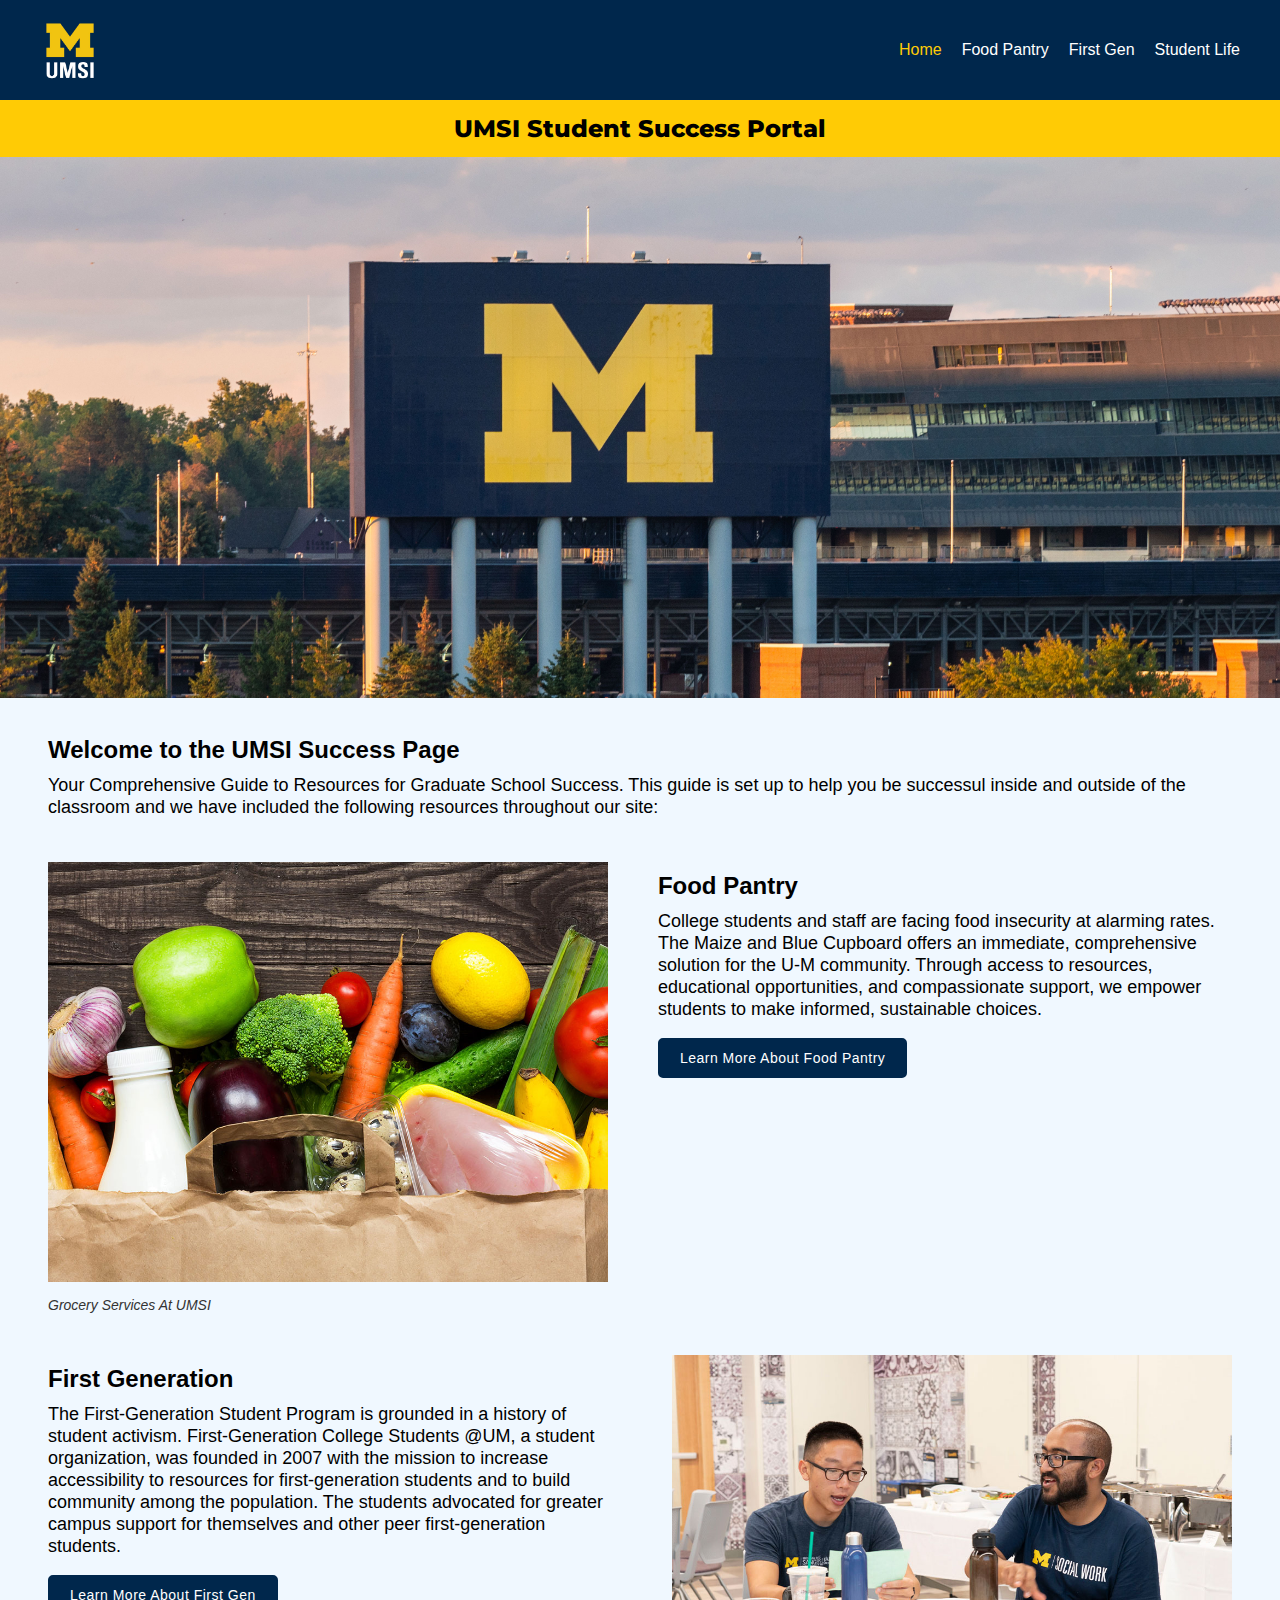
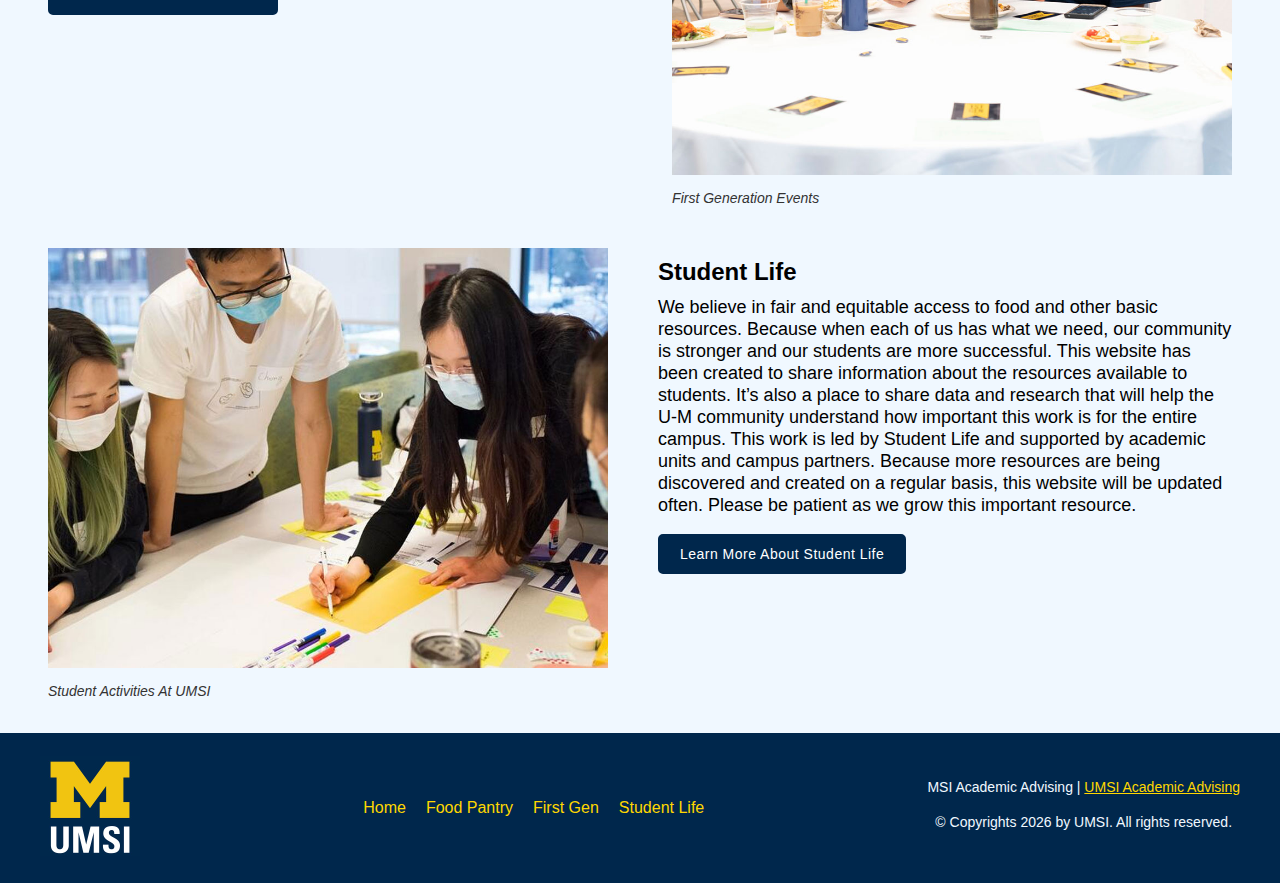
<file: index.html>
<!DOCTYPE html>
<html lang="en">

<head>
    <meta charset="UTF-8">
    <meta name="viewport" content="width=device-width, initial-scale=1.0">
    <link rel="stylesheet" href="css/reset.css">
    <link rel="stylesheet" href="css/style.css">
    <link rel="preconnect" href="https://fonts.googleapis.com">
    <link rel="preconnect" href="https://fonts.gstatic.com" crossorigin>
    <link href="https://fonts.googleapis.com/css2?family=Montserrat:ital,wght@0,100..900;1,100..900&display=swap"
        rel="stylesheet">
    <title> Student Success Portal</title>
</head>

<body>
    <div class="skip"><a href="#main">Skip to Main Content</a></div>

    <header>
        <div class="header-content">
    
            <img src="images/UMSI_signature_vertical_informal_solidblue.jpg" alt="UMSI Logo">
            <div class="hamburger-menu" onclick="toggleMenu()">
                <span></span>
                <span></span>
                <span></span>
            </div>
            <nav class="nav-menu">
                <ul>
                    <li class="active"><a href="index.html">Home</a></li>
                    <li><a href="food_pantry.html">Food Pantry</a></li>
                    <li><a href="first_gen.html">First Gen</a></li>
                    <li><a href="student_life.html">Student Life</a></li>
                </ul>
            </nav>
        </div>
    </header>

    <main id="main">
        <section class="page-header">
            <h1>UMSI Student Success Portal</h1>
        </section>
        <section class="hero-image">
            <figure>
                <img src="images/hero_image-1.jpg" alt="A student wears a UMSI backpack in fall on the drag.">
            </figure>
        </section>
        <section class="key_list">
            <div>
                <h2>Welcome to the UMSI Success Page</h2>
                <p>Your Comprehensive Guide to Resources for Graduate School Success. This guide is set up to help you
                    be successul inside and outside of the classroom and we have included the following resources
                    throughout our site:</p>
            </div>
        </section>

        <section class="key_feature">
            <div class="text_box">
                <h2>Food Pantry</h2>
                <p>College students and staff are facing food insecurity at alarming rates. The Maize and Blue Cupboard
                    offers an immediate, comprehensive solution for the U-M community. Through access to resources,
                    educational opportunities, and compassionate support, we empower students to make informed,
                    sustainable choices.</p>
                <a href="food_pantry.html" class="cta-button">Learn More About Food Pantry</a>
            </div>
            <figure>
                <img src="images/Grocery_5.jpg" alt="University Health Services building">
                <figcaption>Grocery Services At UMSI</figcaption>
            </figure>
        </section>

        <section id="key_feature_left">
            <div class="text_box">
                <h2>First Generation</h2>
                <p>The First-Generation Student Program is grounded in a history of student activism. First-Generation
                    College Students @UM, a student organization, was founded in 2007 with the mission to increase
                    accessibility to resources for first-generation students and to build community among the
                    population. The students advocated for greater campus support for themselves and other peer
                    first-generation students.</p>
                <a href="first_gen.html" class="cta-button">Learn More About First Gen</a>
            </div>
            <figure>
                <img src="images/FG_8.jpg" alt="First Generation Events">
                <figcaption>First Generation Events</figcaption>
            </figure>

        </section>

        <section class="key_feature">
            <div class="text_box">
                <h2>Student Life</h2>
                <p>We believe in fair and equitable access to food and other basic resources. Because when each of us
                    has what we need, our community is stronger and our students are more successful.
                    This website has been created to share information about the resources available to students. It’s
                    also a place to share data and research that will help the U-M community understand how important
                    this work is for the entire campus.
                    This work is led by Student Life and supported by academic units and campus partners. Because more
                    resources are being discovered and created on a regular basis, this website will be updated often.
                    Please be patient as we grow this important resource.</p>
                <a href="student_life.html" class="cta-button">Learn More About Student Life</a>
            </div>
            <figure>
                <img src="images/SL_3.jpg" alt="Student Activities At UMSI">
                <figcaption>Student Activities At UMSI</figcaption>
            </figure>
            </div>
        </section>

    </main>
    <footer class="footer-flex">

        <div class="footer-logo">
            <img src="images/UMSI_signature_vertical_informal_solidblue.jpg" alt="UMSI Logo" width="150">
        </div>
        <nav aria-label="Footer navigation">
            <ul>
                <li><a href="index.html">Home</a></li>
                <li><a href="food_pantry.html">Food Pantry</a></li>
                <li><a href="first_gen.html">First Gen</a></li>
                <li><a href="student_life.html">Student Life</a></li>
            </ul>
        </nav>

        <div class="footer-info">
            <p>MSI Academic Advising | <a
                    href="https://sites.google.com/umich.edu/msiacademicadvising/student-support-resources">UMSI
                    Academic Advising </a></p>
            <p>© Copyrights <span id="year"></span> by UMSI. All rights reserved.</p>
        </div>
    </footer>
    <script>
        document.getElementById("year").innerHTML = new Date().getFullYear();
    </script>
    <script>
        function toggleMenu() {
            const hamburger = document.querySelector('.hamburger-menu');
            const nav = document.querySelector('.nav-menu');

            hamburger.classList.toggle('active');
            nav.classList.toggle('active');
        }

        // Close menu when clicking outside (optional)
        document.addEventListener('click', (e) => {
            const nav = document.querySelector('.nav-menu');
            const hamburger = document.querySelector('.hamburger-menu');

            if (!nav.contains(e.target) && !hamburger.contains(e.target) && nav.classList.contains('active')) {
                nav.classList.remove('active');
                hamburger.classList.remove('active');
            }
        });
    </script>
</body>

</html>
</file>
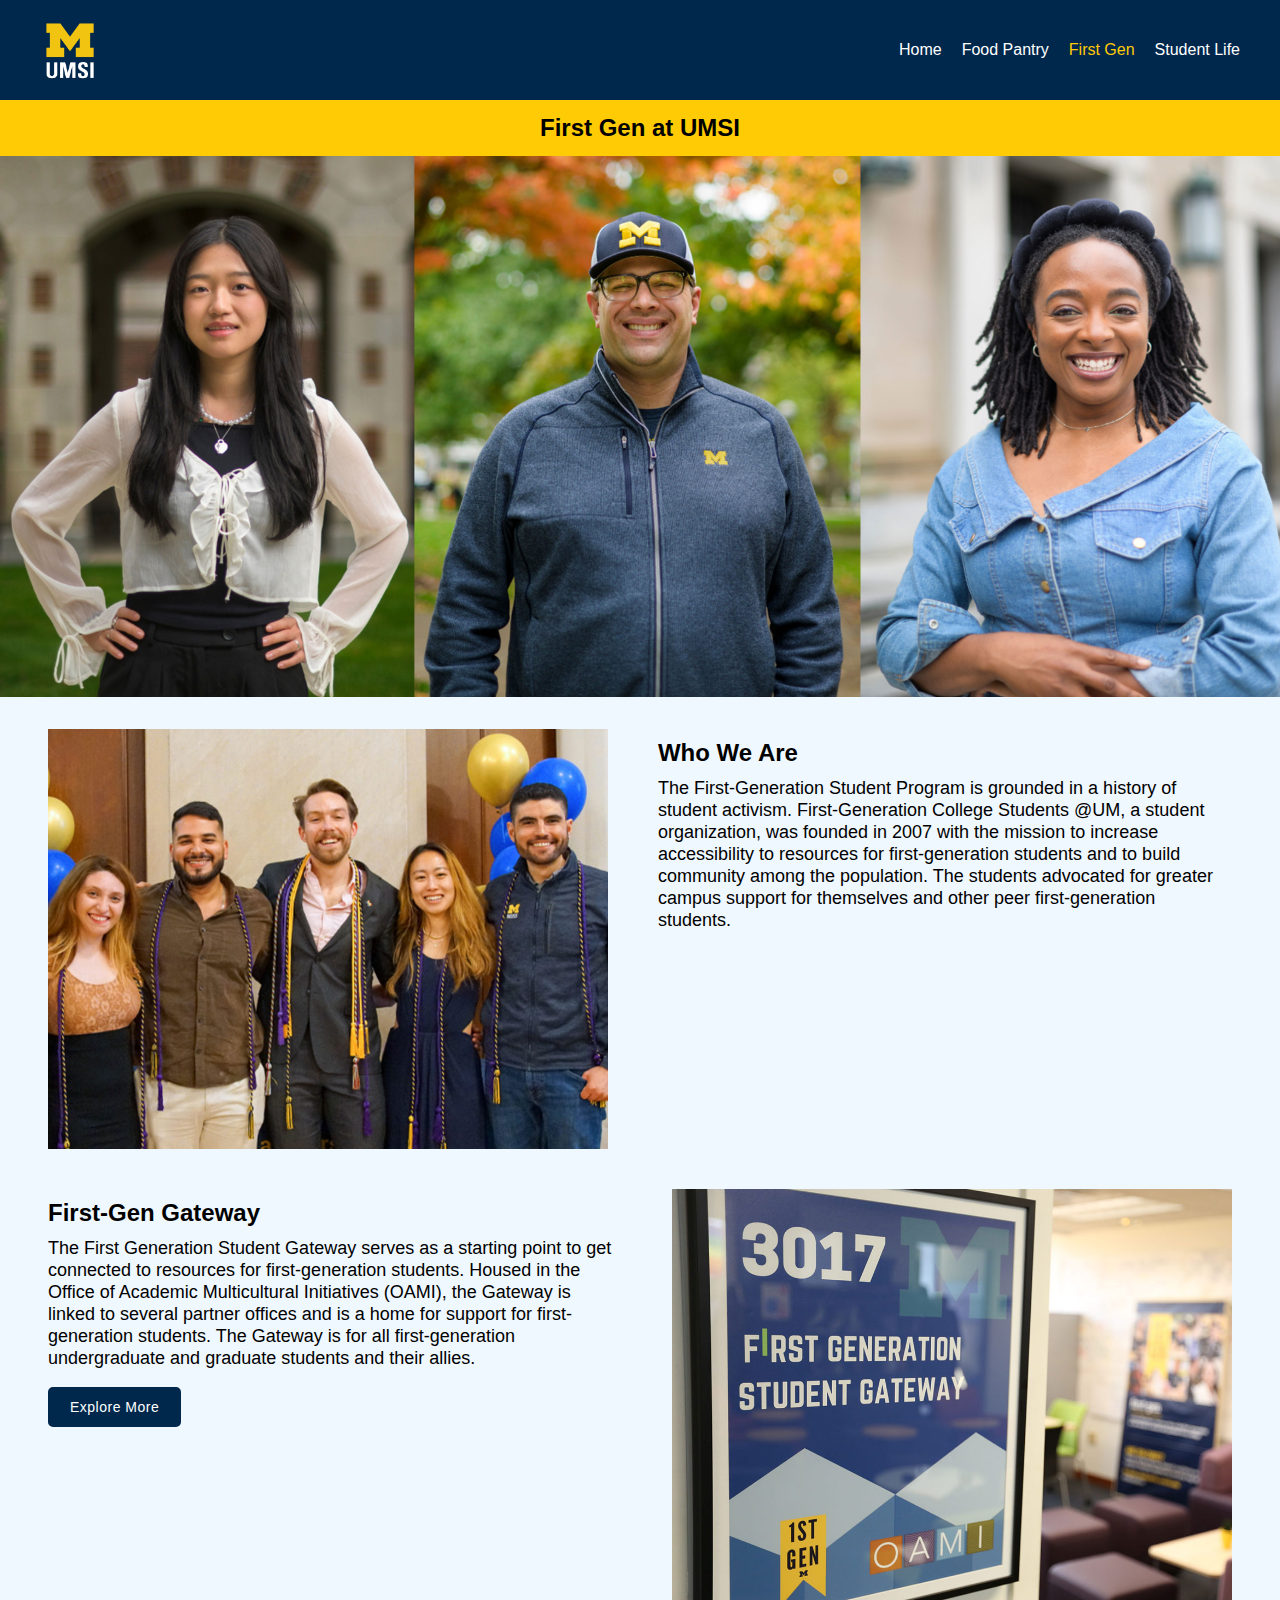
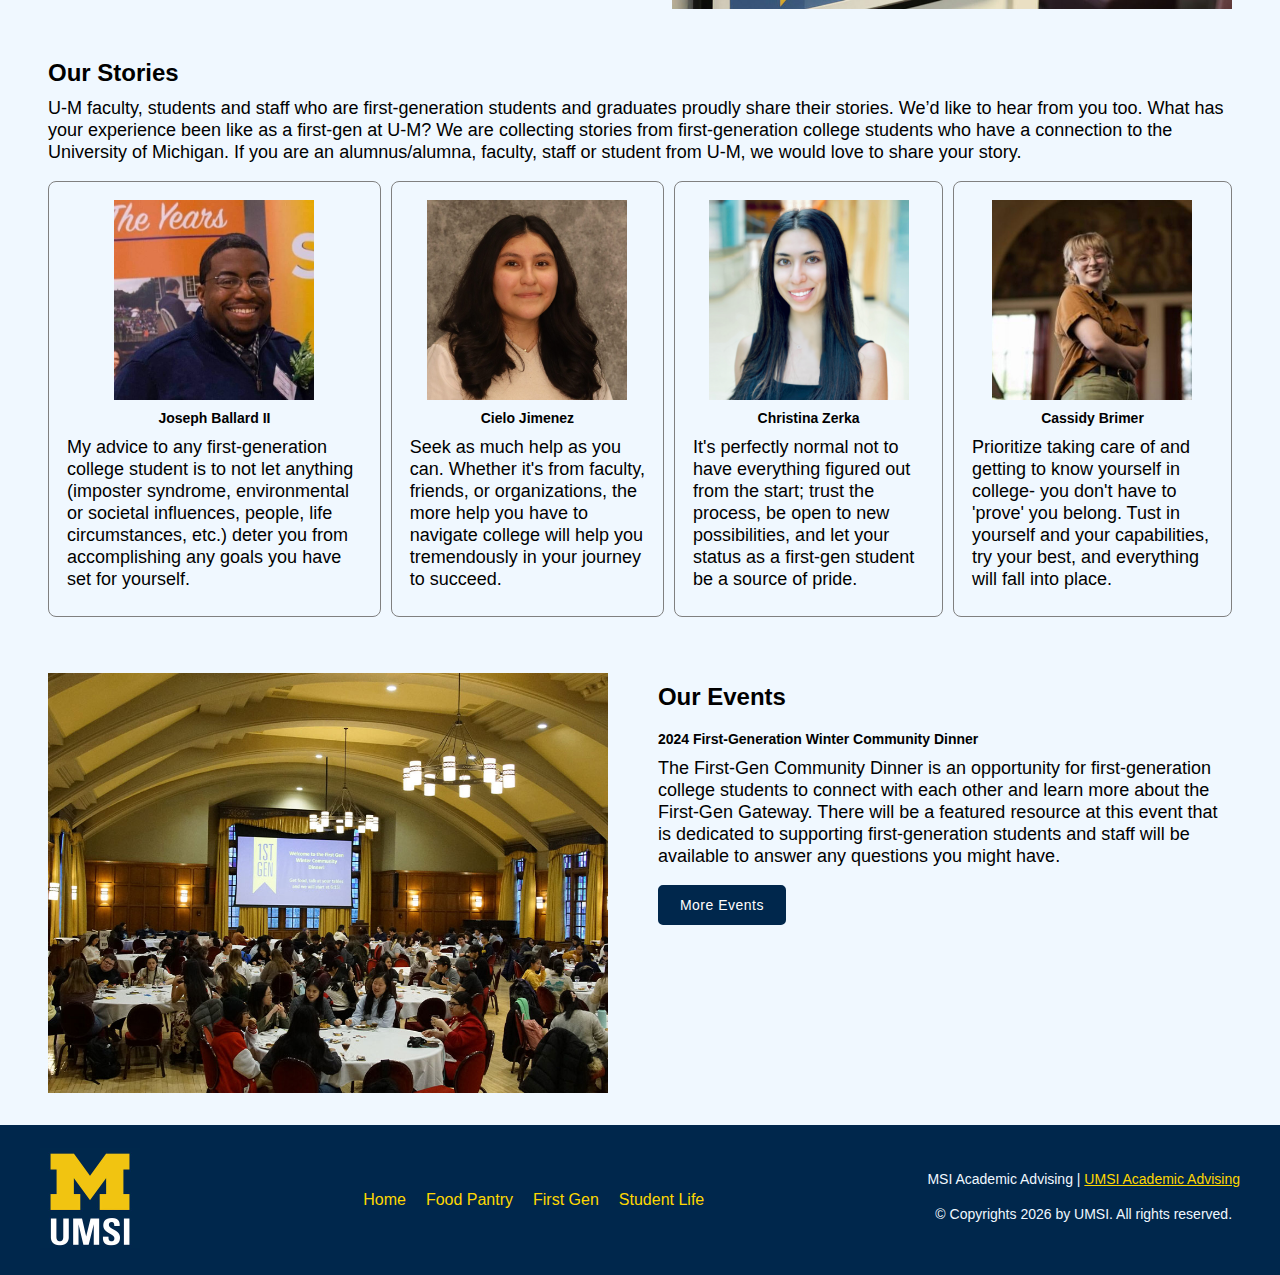
<file: first_gen.html>
<!DOCTYPE html>
<html lang="en">

<head>
    <meta charset="UTF-8">
    <meta name="viewport" content="width=device-width, initial-scale=1.0">
    <link rel="stylesheet" href="css/reset.css">
    <link rel="stylesheet" href="css/style.css">
    <title>First Gen</title>
</head>

<body>
    <div class="skip"><a href="#main">Skip to Main Content</a></div>
    <header>
        <div class="header-content">
            <img src="images/UMSI_signature_vertical_informal_solidblue.jpg" alt="UMSI Logo">
            <div class="hamburger-menu" onclick="toggleMenu()">
                <span></span>
                <span></span>
                <span></span>
            </div>
            <nav class="nav-menu">
                <ul>
                    <li><a href="index.html">Home</a></li>
                    <li><a href="food_pantry.html">Food Pantry</a></li>
                    <li class="active"><a href="first_gen.html">First Gen</a></li>
                    <li><a href="student_life.html">Student Life</a></li>
                </ul>
            </nav>
        </div>
    </header>
    <main id="main">
        <section class="page-header">
            <h1>First Gen at UMSI</h1>
        </section>
        <section class="hero-image"></section>
        <figure>
            <img src="images/First_1.jpg" alt="A student wears a UMSI backpack in fall on the drag.">
        </figure>
        </section>

        <section class="key_feature">
            <div class="text_box">
                <h2>Who We Are</h2>
                <p>The First-Generation Student Program is grounded in a history of student activism. First-Generation
                    College Students @UM, a student organization, was founded in 2007 with the mission to increase
                    accessibility to resources for first-generation students and to build community among the
                    population. The students advocated for greater campus support for themselves and other peer
                    first-generation students. </p>
            </div>
            <figure>
                <img src="images/FGWebsite_Pic_2.jpg" alt="Two girls are holding the first gen badge">
            </figure>
        </section>

        <section id="key_feature_left">
            <div class="text_box">
                <h2>First-Gen Gateway</h2>
                <p>The First Generation Student Gateway serves as a starting point to get connected to resources for
                    first-generation students. Housed in the Office of Academic Multicultural Initiatives (OAMI), the
                    Gateway is linked to several partner offices and is a home for support for first-generation
                    students. The Gateway is for all first-generation undergraduate and graduate students and their
                    allies. </p>
                <a href="https://firstgen.umich.edu/gateway/" class="cta-button">Explore More</a>
            </div>
            <figure>
                <img src="images/FGWebsite_Pic_3.jpg" alt="The first gen Office">
            </figure>
        </section>

        <section class="what_we_provide">
            <div>
                <h2>Our Stories</h2>
                <p>U-M faculty, students and staff who are first-generation students and graduates proudly share their
                    stories. We’d like to hear from you too. What has your experience been like as a first-gen at U-M?
                    We
                    are collecting stories from first-generation college students who have a connection to the
                    University of
                    Michigan. If you are an alumnus/alumna, faculty, staff or student from U-M, we would love to share
                    your
                    story.
                </p>
            </div>
            <div class="provide_flex_box">
                <div class="provide_box">
                    <img src="images/First_Gen_5.jpg" alt="Joseph Ballard II profile picture">
                    <h3>Joseph Ballard II</h3>
                    <p>My advice to any first-generation college student is to not let anything (imposter syndrome,
                        environmental or societal influences, people, life circumstances, etc.) deter you from
                        accomplishing
                        any goals you have set for yourself.</p>
                </div>


                <div class="provide_box">
                    <img src="images/First_Gen_6.jpg" alt="Cielo Jimenez profile picture">
                    <h3>Cielo Jimenez</h3>
                    <p>Seek as much help as you can. Whether it's from faculty, friends, or organizations, the more help
                        you
                        have to navigate college will help you tremendously in your journey to succeed.</p>

                </div>

                <div class="provide_box">
                    <img src="images/First_Gen_4.png" alt="Christina Zerka profile picture">
                    <h3>Christina Zerka</h3>
                    <p>It's perfectly normal not to have everything figured out from the start; trust the process, be
                        open
                        to new possibilities, and let your status as a first-gen student be a source of pride.</p>
                </div>
                <div class="provide_box">
                    <img src="images/First_Gen_7.jpg" alt="Cassidy Brimer profile picture">
                    <h3>Cassidy Brimer</h3>
                    <p>Prioritize taking care of and getting to know yourself in college- you don't have to 'prove' you belong. Tust in yourself and your capabilities, try your best, and everything will fall into place.</p>
                </div>
            </div>
        </section>

        <section class="key_feature">
            <div class="text_box">
                <h2>Our Events</h2>
                <h3>2024 First-Generation Winter Community Dinner</h3>
                <p>The First-Gen Community Dinner is an opportunity for first-generation college students to connect
                    with each other and learn more about the First-Gen Gateway. There will be a featured resource at
                    this event that is dedicated to supporting first-generation students and staff will be available to
                    answer any questions you might have.</p>
                <a href="https://firstgen.umich.edu/events/" class="cta-button">More Events</a>
            </div>
            <figure>
                <img src="images/FGWebsite_Pic_4.jpg" alt="First-Generation Winter picture">
            </figure>
        </section>

    </main>
    <footer class="footer-flex">

        <div class="footer-logo">
            <img src="images/UMSI_signature_vertical_informal_solidblue.jpg" alt="UMSI Logo" width="150">
        </div>
        <nav aria-label="Footer navigation">
            <ul>
                <li><a href="index.html">Home</a></li>
                <li><a href="food_pantry.html">Food Pantry</a></li>
                <li><a href="first_gen.html">First Gen</a></li>
                <li><a href="student_life.html">Student Life</a></li>
            </ul>
        </nav>

        <div class="footer-info">
            <p>MSI Academic Advising | <a
                    href="https://sites.google.com/umich.edu/msiacademicadvising/student-support-resources">UMSI
                    Academic Advising </a></p>
            <p>© Copyrights <span id="year"></span> by UMSI. All rights reserved.</p>
        </div>
    </footer>
    <script>
        document.getElementById("year").innerHTML = new Date().getFullYear();
    </script>
    <script>
        function toggleMenu() {
            const hamburger = document.querySelector('.hamburger-menu');
            const nav = document.querySelector('.nav-menu');

            hamburger.classList.toggle('active');
            nav.classList.toggle('active');
        }

        // Close menu when clicking outside (optional)
        document.addEventListener('click', (e) => {
            const nav = document.querySelector('.nav-menu');
            const hamburger = document.querySelector('.hamburger-menu');

            if (!nav.contains(e.target) && !hamburger.contains(e.target) && nav.classList.contains('active')) {
                nav.classList.remove('active');
                hamburger.classList.remove('active');
            }
        });
    </script>
</body>

</html>
</file>
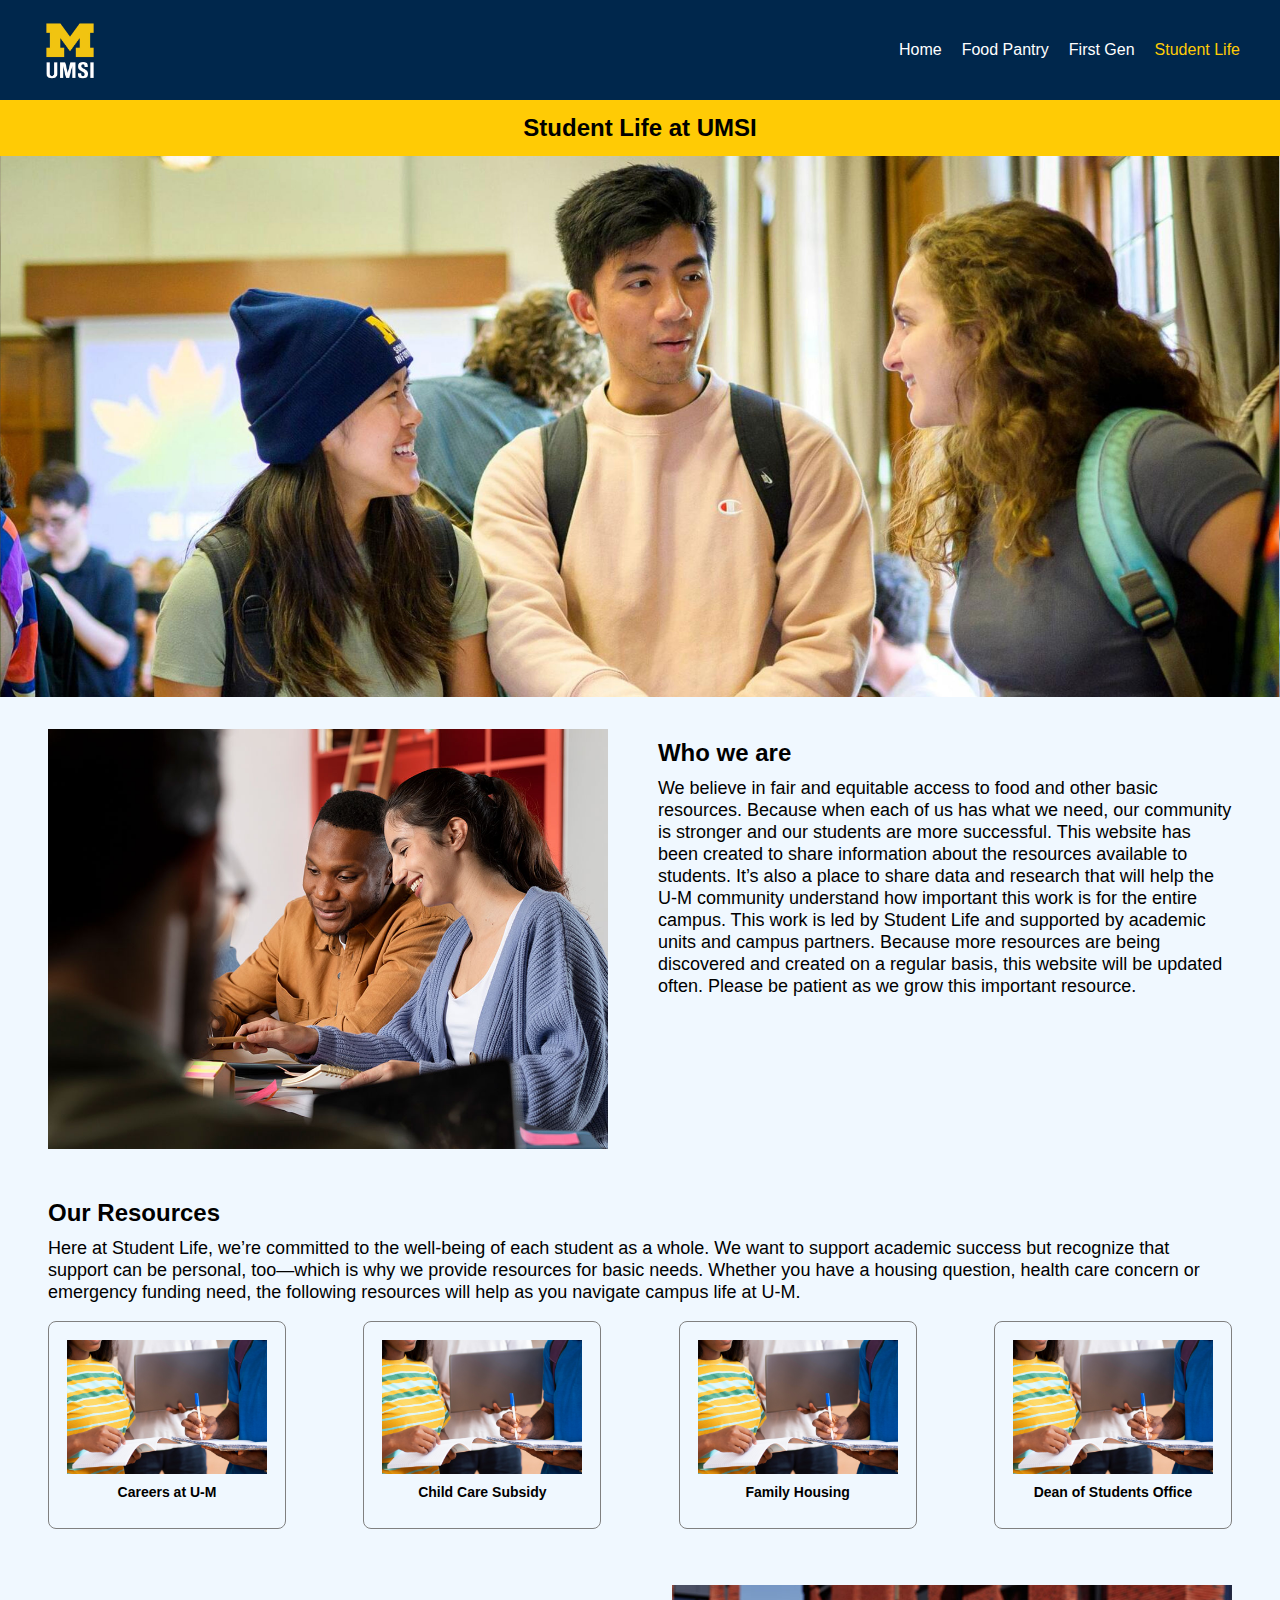
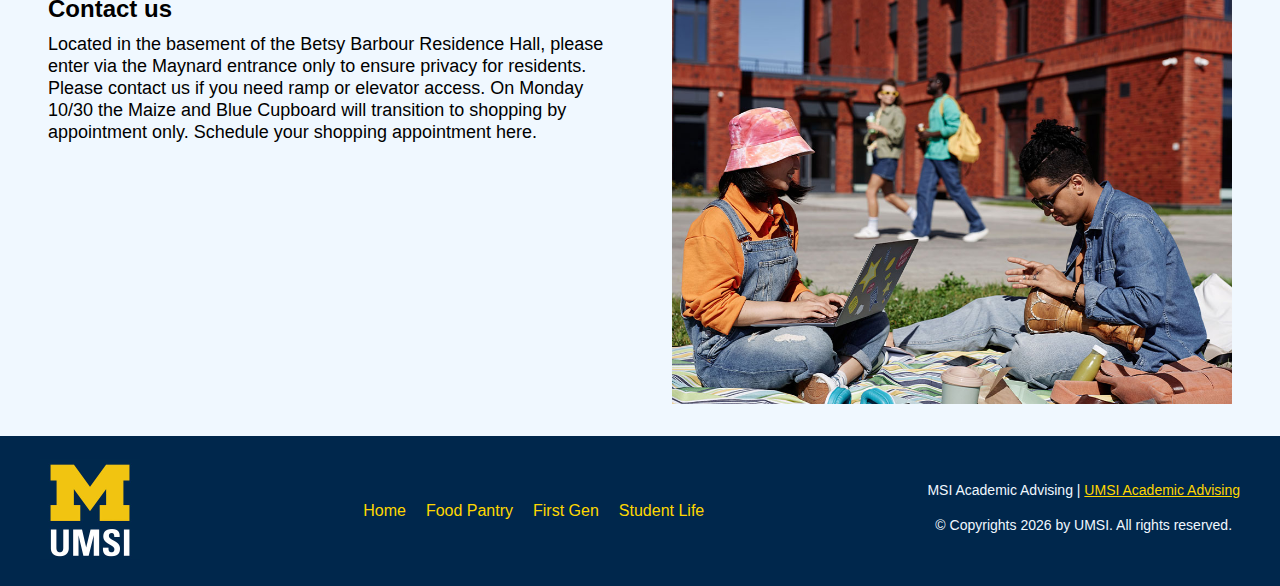
<file: student_life.html>
<!DOCTYPE html>
<html lang="en">

<head>
    <meta charset="UTF-8">
    <meta name="viewport" content="width=device-width, initial-scale=1.0">
    <link rel="stylesheet" href="css/reset.css">
    <link rel="stylesheet" href="css/style.css">
    <title>Student Life</title>
</head>

<body>
    <div class="skip"><a href="#main">Skip to Main Content</a></div>
    <header>
        <div class="header-content">
            <img src="images/UMSI_signature_vertical_informal_solidblue.jpg" alt="UMSI Logo">
            <div class="hamburger-menu" onclick="toggleMenu()">
                <span></span>
                <span></span>
                <span></span>
            </div>
            <nav class="nav-menu">
                <ul>
                    <li><a href="index.html">Home</a></li>
                    <li><a href="food_pantry.html">Food Pantry</a></li>
                    <li><a href="first_gen.html">First Gen</a></li>
                    <li class="active"><a href="student_life.html">Student Life</a></li>
                </ul>
            </nav>
        </div>
    </header>
    <main id="main">
        <section class="page-header">
            <h1>Student Life at UMSI</h1>
        </section>
        <section class="hero-image"></section>
        <figure>
            <img src="images/SL_1.jpg" alt="A student wears a UMSI backpack in fall on the drag.">
        </figure>
        </section>
        <section class="key_feature">
            <div class="text_box">
                <h2>Who we are</h2>
                <p>We believe in fair and equitable access to food and other basic resources. Because when each of us
                    has what we need, our community is stronger and our students are more successful.
                    This website has been created to share information about the resources available to students. It’s
                    also a place to share data and research that will help the U-M community understand how important
                    this work is for the entire campus.
                    This work is led by Student Life and supported by academic units and campus partners. Because more
                    resources are being discovered and created on a regular basis, this website will be updated often.
                    Please be patient as we grow this important resource. </p>
            </div>
            <figure>
                <img src="images/ST_Pic_2.jpg"
                    alt="Three diverse students collaborating around a small table.">
            </figure>
        </section>

        <section class="what_we_provide">
            <div>
                <h2>Our Resources</h2>
                <p>Here at Student Life, we’re committed to the well-being of each student as a whole. We want to
                    support
                    academic success but recognize that support can be personal, too—which is why we provide resources
                    for
                    basic needs. Whether you have a housing question, health care concern or emergency funding need, the
                    following resources will help as you navigate campus life at U-M. </p>
            </div>
            <div class="provide_flex_box">
                <div class="provide_box">
                    <img src="images/Student_Life_2.jpg"
                        alt="Two students engaging in a discussion over a notebook.">
                    <h3>Careers at U-M</h3>
                </div>

                <div class="provide_box">
                    <img src="images/Student_Life_2.jpg"
                        alt="Two students sitting on a colorful blanket on the grass, studying in a sunny campus setting.">
                    <h3>Child Care Subsidy</h3>
                </div>
                <div class="provide_box">
                    <img src="images/Student_Life_2.jpg"
                        alt="Two students sitting on a colorful blanket on the grass, studying in a sunny campus setting.">
                    <h3>Family Housing</h3>
                </div>
                <div class="provide_box">
                    <img src="images/Student_Life_2.jpg"
                        alt="Two students sitting on a colorful blanket on the grass, studying in a sunny campus setting.">
                    <h3>Dean of Students Office</h3>
                </div>
            </div>
        </section>

        <section id="key_feature_left">
            <div class="text_box">
            <h2>Contact us</h2>
            <p>Located in the basement of the Betsy Barbour Residence Hall, please enter via the Maynard entrance only
                to ensure privacy for residents. Please contact us if you need ramp or elevator access. On Monday 10/30
                the Maize and Blue Cupboard will transition to shopping by appointment only. Schedule your shopping
                appointment here. </p>
            </div>
            <figure>
                <img src="images/SL_Pic_3.jpg"
                    alt="Three diverse students filled with notes and a laptop in a brightly lit study area.">
            </figure>
        </section>
    </main>
    <footer class="footer-flex">

        <div class="footer-logo">
            <img src="images/UMSI_signature_vertical_informal_solidblue.jpg" alt="UMSI Logo" width="150">
        </div>
        <nav aria-label="Footer navigation">
            <ul>
                <li><a href="index.html">Home</a></li>
                <li><a href="food_pantry.html">Food Pantry</a></li>
                <li><a href="first_gen.html">First Gen</a></li>
                <li><a href="student_life.html">Student Life</a></li>
            </ul>
        </nav>

        <div class="footer-info">
            <p>MSI Academic Advising | <a
                    href="https://sites.google.com/umich.edu/msiacademicadvising/student-support-resources">UMSI
                    Academic Advising </a></p>
            <p>© Copyrights <span id="year"></span> by UMSI. All rights reserved.</p>
        </div>
    </footer>
    <script>
        document.getElementById("year").innerHTML = new Date().getFullYear();
    </script>
</body>

</html>
</file>
<file: css/style.css>
header img {
    height: 60px;
    z-index: 1000;
}

body {
    background:aliceblue;
    color:black;
    font-family: Arial, Helvetica, sans-serif;
}

.active{
    color:#FFCB05;
}

.skip a {
    position: absolute;
    top:-40px;
    left: 0;
    background-color: #333;
    color: #fff;
    padding: 8px 16px;
    text-decoration: none;
    z-index: 20000;
    
}
.skip a:focus {
    top: 10px; 
    left: 10px;
    z-index: 20000;
    border-radius: 8px;
    text-decoration: underline;
}

/* header {
    background-color: #00274c;
    top: 0;
    left: 0;
    right: 0;
    height: 100px;
    display: flex;
}  */


/* header * {
    display: grid;
    grid-template-columns: auto auto auto auto;
} */

/* header li {
    margin: 20px;
}

header li a {
    color: white;
    text-decoration: none;
    font-size: 12px;
} */


/* header nav ul {
    list-style-type: none;
    margin: 0;
    padding: 0;
} */

header {
    padding: 20px;
    background-color: #00274c;
    position: relative;  /* Add this */
}

.header-content {
    display: flex;
    justify-content: space-between;
    align-items: center;
    max-width: 1200px;
    margin: 0 auto;
}

.hamburger-menu {
    display: block;
    cursor: pointer;
    padding: 10px;
    z-index: 1000;
}

.hamburger-menu span {
    display: block;
    width: 25px;
    height: 3px;
    background-color: white;
    margin: 5px 0;
    transition: all 0.3s ease;
}

/* Hamburger menu animation */
.hamburger-menu.active span:nth-child(1) {
    transform: rotate(45deg) translate(5px, 5px);
}

.hamburger-menu.active span:nth-child(2) {
    opacity: 0;
}

.hamburger-menu.active span:nth-child(3) {
    transform: rotate(-45deg) translate(7px, -7px);
}

/* Mobile navigation styles - changed for top-down animation */
.nav-menu {
    position: fixed;
    top: -100%;  /* Changed from left: -100% to top: -100% */
    left: 0;     /* Add this */
    width: 100%; /* Full width */
    height: auto;
    background-color: #00274c;
    padding: 80px 20px 20px;
    transition: top 0.3s ease; /* Changed from left to top */
    box-shadow: 0 2px 5px rgba(0,0,0,0.1);
    z-index: 999;
}

.nav-menu.active {
    top: 0;  /* Changed from left: 0 to top: 0 */
}

nav ul {
    display: flex;
    flex-direction: column;
    gap: 15px;
    list-style: none;
    margin: 0;
    padding: 0;
    text-align: center;  /* Center align the menu items */
}

nav a {
    text-decoration: none;
    color: white;
    font-size: 16px;
    display: block;
    padding: 8px 0;
}

/* Optional: Add overlay background */
.nav-overlay {
    display: none;
    position: fixed;
    top: 0;
    left: 0;
    width: 100%;
    height: 100%;
    background-color: rgba(0, 0, 0, 0.5);
    z-index: 998;
}

.nav-overlay.active {
    display: block;
}


h1 {
    font-size: 18px;
    font-family: "Montserrat", sans-serif;
    font-weight: 800;
    color: black;
    text-align: center;
    padding: 6px 0 6px 0;
}

h2 {
    font-family: "Oswald", sans-serif;
    font-weight: 800;
    font-size: 18px;
    color: black;
    text-align: left;
    padding: 10px 0 10px 0;

}

h3 {
    font-family: "Oswald", sans-serif;
    font-weight: 800;
    font-size: 14px;
    color: black;
    text-align: left;
    padding: 10px 0 10px 0;

}

p {
    line-height: 18px;
    font-size: 16px;
    font-family: "Avenir", sans-serif;
    text-align: left;
    padding-bottom: 8px;
}




.page-header {
    background-color: #FFCB05;
}


.key_feature{
    display: flex;
    flex-direction: column;
    gap: 10px;
}

.key_list{
    display: flex;
    flex-direction: column;
    gap: 10px;
}


section{
    padding: 8px;
}


.page_list {
    display: flex;
    gap: 10px;
    justify-content: space-between;
    align-items: center;
    flex-wrap: wrap;
    padding: 10px 0;
}

.page_list li {
    size: 16px;
    text-align: center;
    align-content: center;
    margin: 0;
    padding: 10px 10px;
    background-color: white;  
    width: 100%;  
    height: 60px;
    border: solid #333;
    border-radius: 5px;  
    cursor: pointer;  
    transition: all 0.3s ease;  
    list-style: none;
}

.page_list a {
    margin: 0;
    padding: 0;
    font-size: 100%;
    vertical-align: baseline;
    background: transparent;
    text-decoration: none;
}

.page_list p:hover {
    background-color: #00274c;  
    color: white;
}

.cta-button {
    display: inline-block;
    padding: 10px 20px;
    background-color: #00274c;  
    color: white;
    text-decoration: none;
    border-radius: 5px;
    margin: 10px 0;  
    transition: all 0.3s ease;
    border: 2px solid #00274c;
    font-size: 14px;  
    font-weight: 500;  
    letter-spacing: 0.5px;
    width: 100%;
    text-align: center;
}

.cta-button:hover {
    background-color: white;
    color: #00274c;
    border-color: #00274c;
}

.hero-image{
    padding: 0;
}
.hero-image img{
    width: 100vw;
    height: auto;
    display: flex;
}

figcaption {
    font-size: 14px; 
    font-weight: 300; 
    font-style: italic;
    color: #333; 
    margin-top: 5px; 
    padding: 6px 0px; 
}

.provide_flex_box{
    display: flex;
    flex-direction: column;
}
.provide_box {
    display: flex;
    flex-direction: column;
    align-items: center;
    border: 1px solid grey;
    border-radius: 8px;
    margin-bottom: 20px;
    padding: 18px 18px;
}
.what_we_provide{
    display: flex;
    flex-direction: column;
    gap: 10px;
}
.provide_box img{
    width:200px;
    height:auto;
}

.events {
    display: flex;
    flex-wrap: wrap;
    justify-content: center;
}

.grid-container {
    display: grid; 
    grid-template-columns: repeat(auto-fill, minmax(200px, 1fr)); 
    gap: 16px; 
    padding: 16px 8px; 
}

.grid-item {
    background-color: #f0f0f0; 
    border: 1px solid #ccc; 
    border-radius: 8px;
    padding: 16px; 
    text-align: center; 
}


footer {
    background-color: #00274c;
    height: 500px;
    padding: 20px 8px;
    gap: 10px;
}
.footer-flex{
    max-width: 100%;
    margin: 0 auto;
    display: flex;
    flex-direction: column;
    gap: 30px;
    align-items: center;
}

.footer-logo img {
    max-width: 100px;
    height: auto;

}
footer nav ul {
    list-style: none;
    padding: 0;
    display: flex;
    justify-content: center;
    gap: 20px; 
}

.footer-info {
    text-align: center;
}

.footer-info p {
    color: aliceblue;
    font-size: 14px;
    text-align: center;
    margin: 5px 0;
}

footer a {
    color:#FFD700;
}

footer a:hover {
    text-decoration: underline; 
}


@media screen and (min-width: 600px) {
    .hamburger-menu {
        display: none;
    }

    .nav-menu {
        position: static;
        width: auto;
        height: auto;
        padding: 0;
        box-shadow: none;
        background-color: transparent;
        top: 0;  /* Reset top position */
    }

    nav ul {
        flex-direction: row;
        gap: 20px;
        text-align: left;  /* Reset text alignment */
    }

    nav a {
        padding: 0;
    }

    nav a:hover {
        color: #ffcb05;
    }

    nav a:active {
        color: #ffcb05;
    }

    .nav-overlay {
        display: none !important;  /* Never show overlay on desktop */
    }

    .page_list li{
        width: auto;
        height:auto;
    }

    .provide_flex_box{
        display: flex;
        flex-direction: row;
        gap:10px;
        justify-content: space-between;
    }

    footer {
        background-color: #00274c;
        height: 300px;
        padding: 20px 8px;
        gap: 10px;
    }
    .footer-flex{
        max-width: 100%;
        margin: 0 auto;
        display: flex;
        flex-direction: column;
        gap: 30px;
        align-items: center;
    }

    .cta-button{
        width: auto;
    }


}


@media screen and (min-width: 900px) {
    h1{
        font-size: 24px;
    }
    h2{
        font-size: 24px;
    }
    p{
        font-size: 18px;
        line-height: 22px;
    }
    header{
        padding-left:40px;
        padding-right: 40px;
    }
    .header-content{
        max-width: 100%;
    }

    .nav-menu .active a {
        color: #ffcb05;
    }

    .key_feature{
        display: flex;
        flex-direction: row-reverse;
        gap: 50px;
        margin: 20px 40px;
    }
    .error{
        align-items: center;
    }
    #key_feature_left{
        display: flex;
        flex-direction: row;
        gap: 50px;
        margin: 20px 40px;
    }
    .key_list{
        margin: 20px 40px;
    }
    .key_feature img{
        max-width:100%;
    }
    .text_box{
        width: 1050px;
    }
    .what_we_provide{
        margin:0 40px;
    }

    footer {
        background-color: #00274c;
        height: 150px;
        padding: 20px 8px;
        gap: 10px;
    }
    .footer-flex{
        max-width: 100%;
        margin: 0 auto;
        display: flex;
        flex-direction: row;
        gap: 30px;
        align-items: center;
        justify-content: space-between;
        padding: 0 40px;
    }


}
</file>
